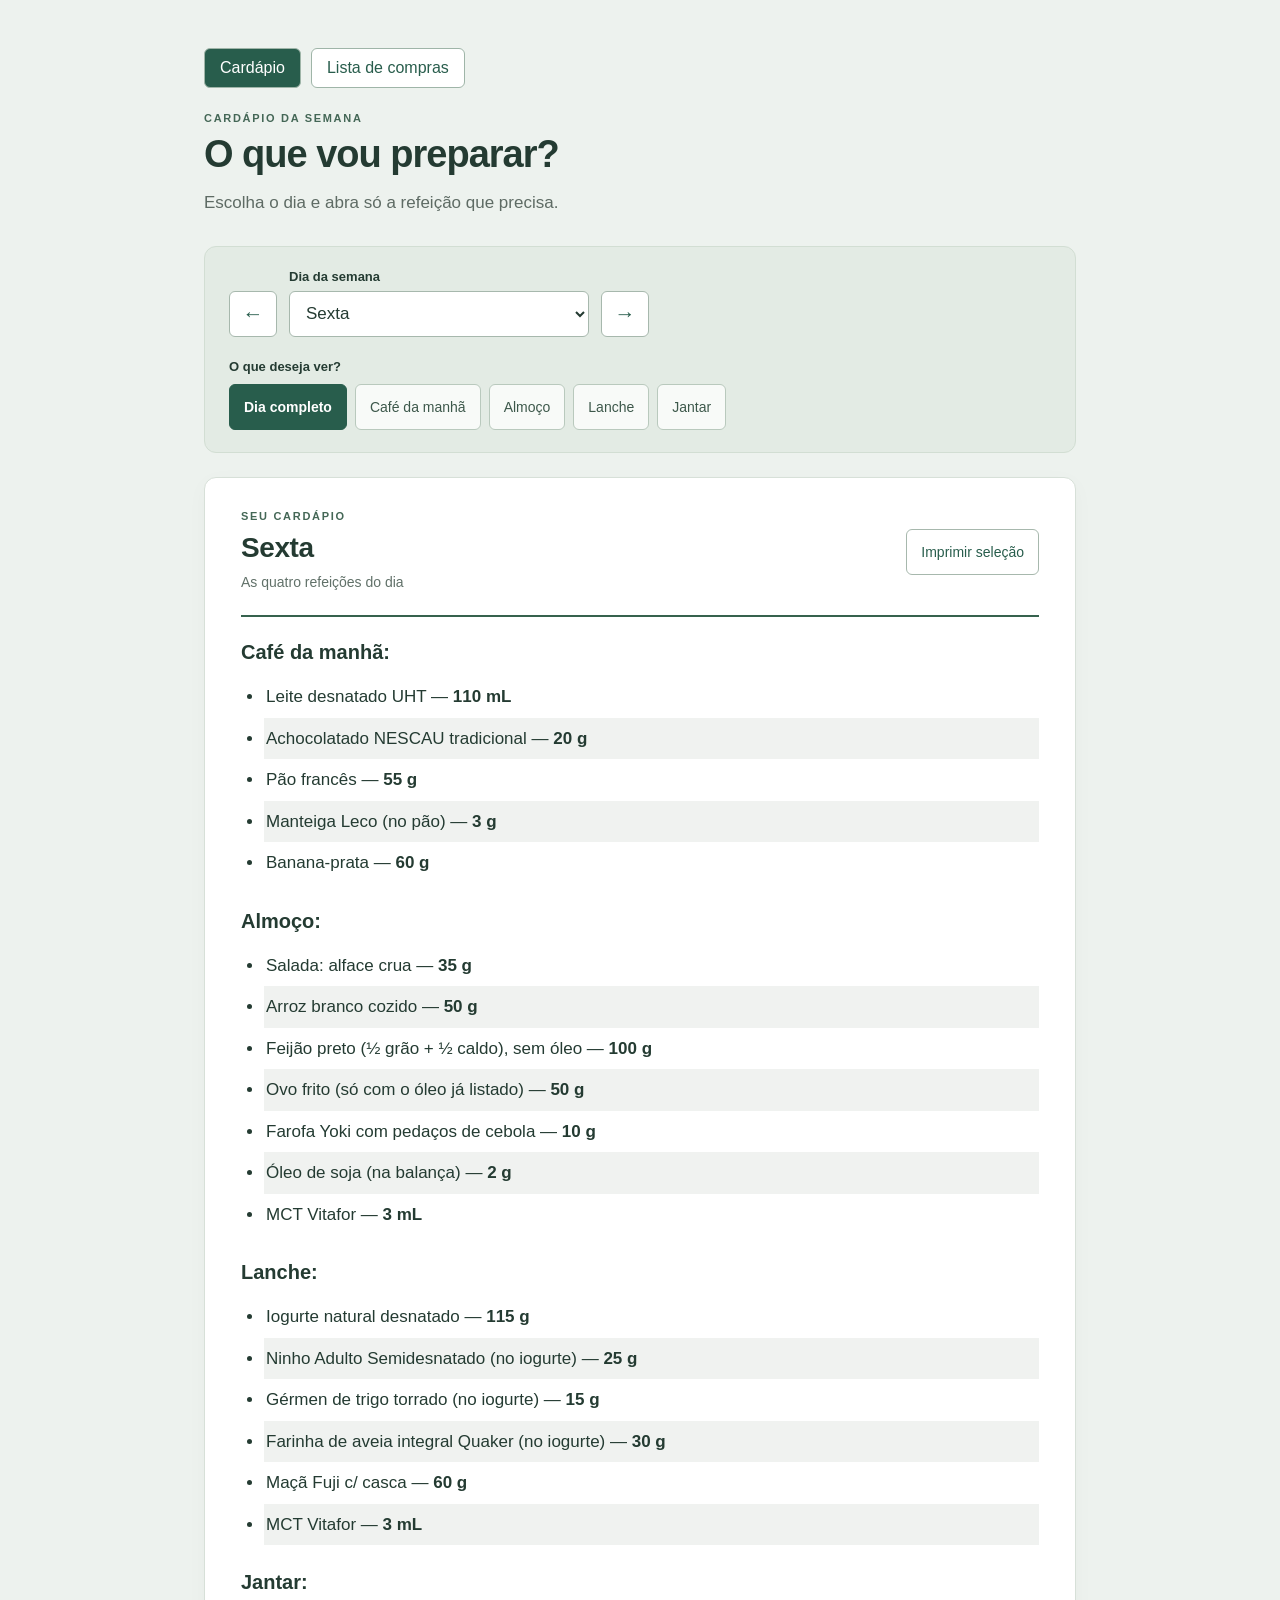
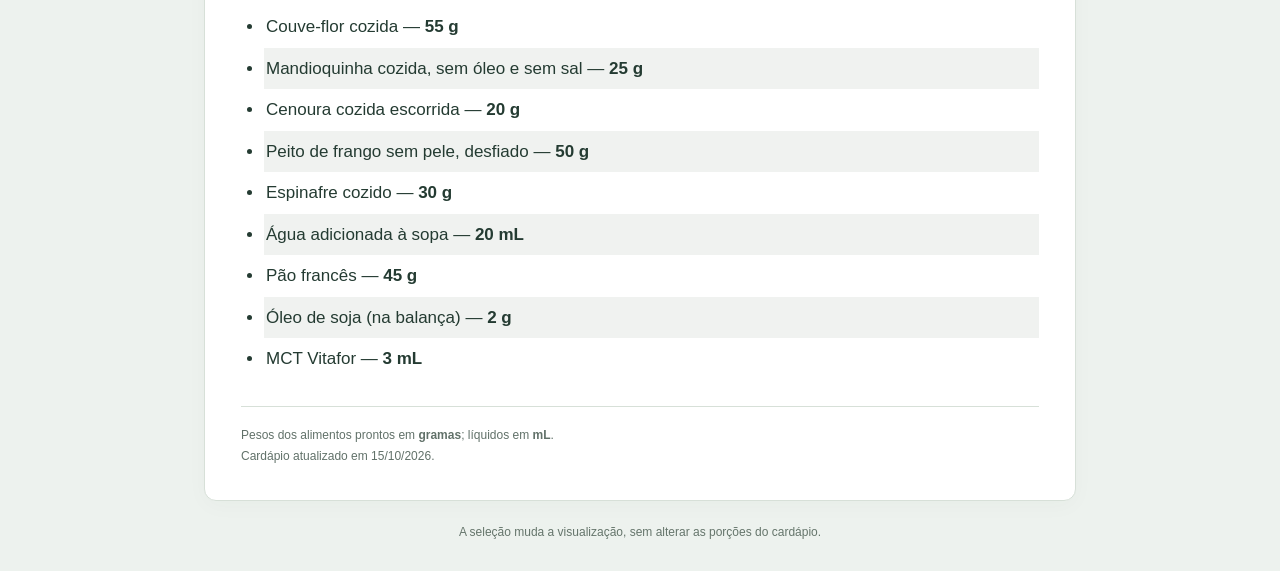
<file: index.html>
<!doctype html>
<html lang="pt-BR">
<head>
  <meta charset="utf-8">
  <meta name="viewport" content="width=device-width, initial-scale=1">
  <meta name="theme-color" content="#285d4c">
  <meta name="description" content="Consulte os alimentos e as porções do cardápio por dia e refeição.">
  <title>Cardápio da semana</title>
  <link rel="icon" type="image/svg+xml" href="./icone.svg">
  <link rel="stylesheet" href="./estilo.css">
  <script src="./cardapio.js" defer></script>
  <script src="./app.js" defer></script>
</head>
<body>
  <main class="app">
    <nav class="app-nav screen-only" aria-label="Seções do aplicativo"><a href="./index.html" aria-current="page">Cardápio</a><a href="./compras.html">Lista de compras</a></nav>
    <header class="intro screen-only">
      <p class="eyebrow">CARDÁPIO DA SEMANA</p>
      <h1>O que vou preparar?</h1>
      <p class="lead">Escolha o dia e abra só a refeição que precisa.</p>
    </header>
    <section class="controls screen-only" aria-label="Escolher o dia e a refeição">
      <div class="day-controls">
        <button id="previous" class="arrow" aria-label="Dia anterior" type="button">←</button>
        <div class="day-field"><label for="day">Dia da semana</label><select id="day"></select></div>
        <button id="next" class="arrow" aria-label="Próximo dia" type="button">→</button>
      </div>
      <fieldset class="meal-controls"><legend>O que deseja ver?</legend><div id="meal-options" class="meal-options"></div></fieldset>
    </section>
    <section class="paper" aria-labelledby="selection-title">
      <header class="selection-heading">
        <div><p class="eyebrow">SEU CARDÁPIO</p><h2 id="selection-title">Carregando cardápio…</h2><p id="selection-info" class="muted"></p></div>
        <button id="print" class="print-button screen-only" type="button">Imprimir seleção</button>
      </header>
      <div id="selection" aria-live="polite"></div>
      <footer class="paper-footer"><p>Pesos dos alimentos prontos em <strong>gramas</strong>; líquidos em <strong>mL</strong>.</p><p id="updated"></p></footer>
    </section>
    <footer class="app-footer screen-only">A seleção muda a visualização, sem alterar as porções do cardápio.</footer>
    <noscript><p class="error">Ative o JavaScript do navegador para escolher o dia e a refeição.</p></noscript>
  </main>
</body>
</html>
</file>
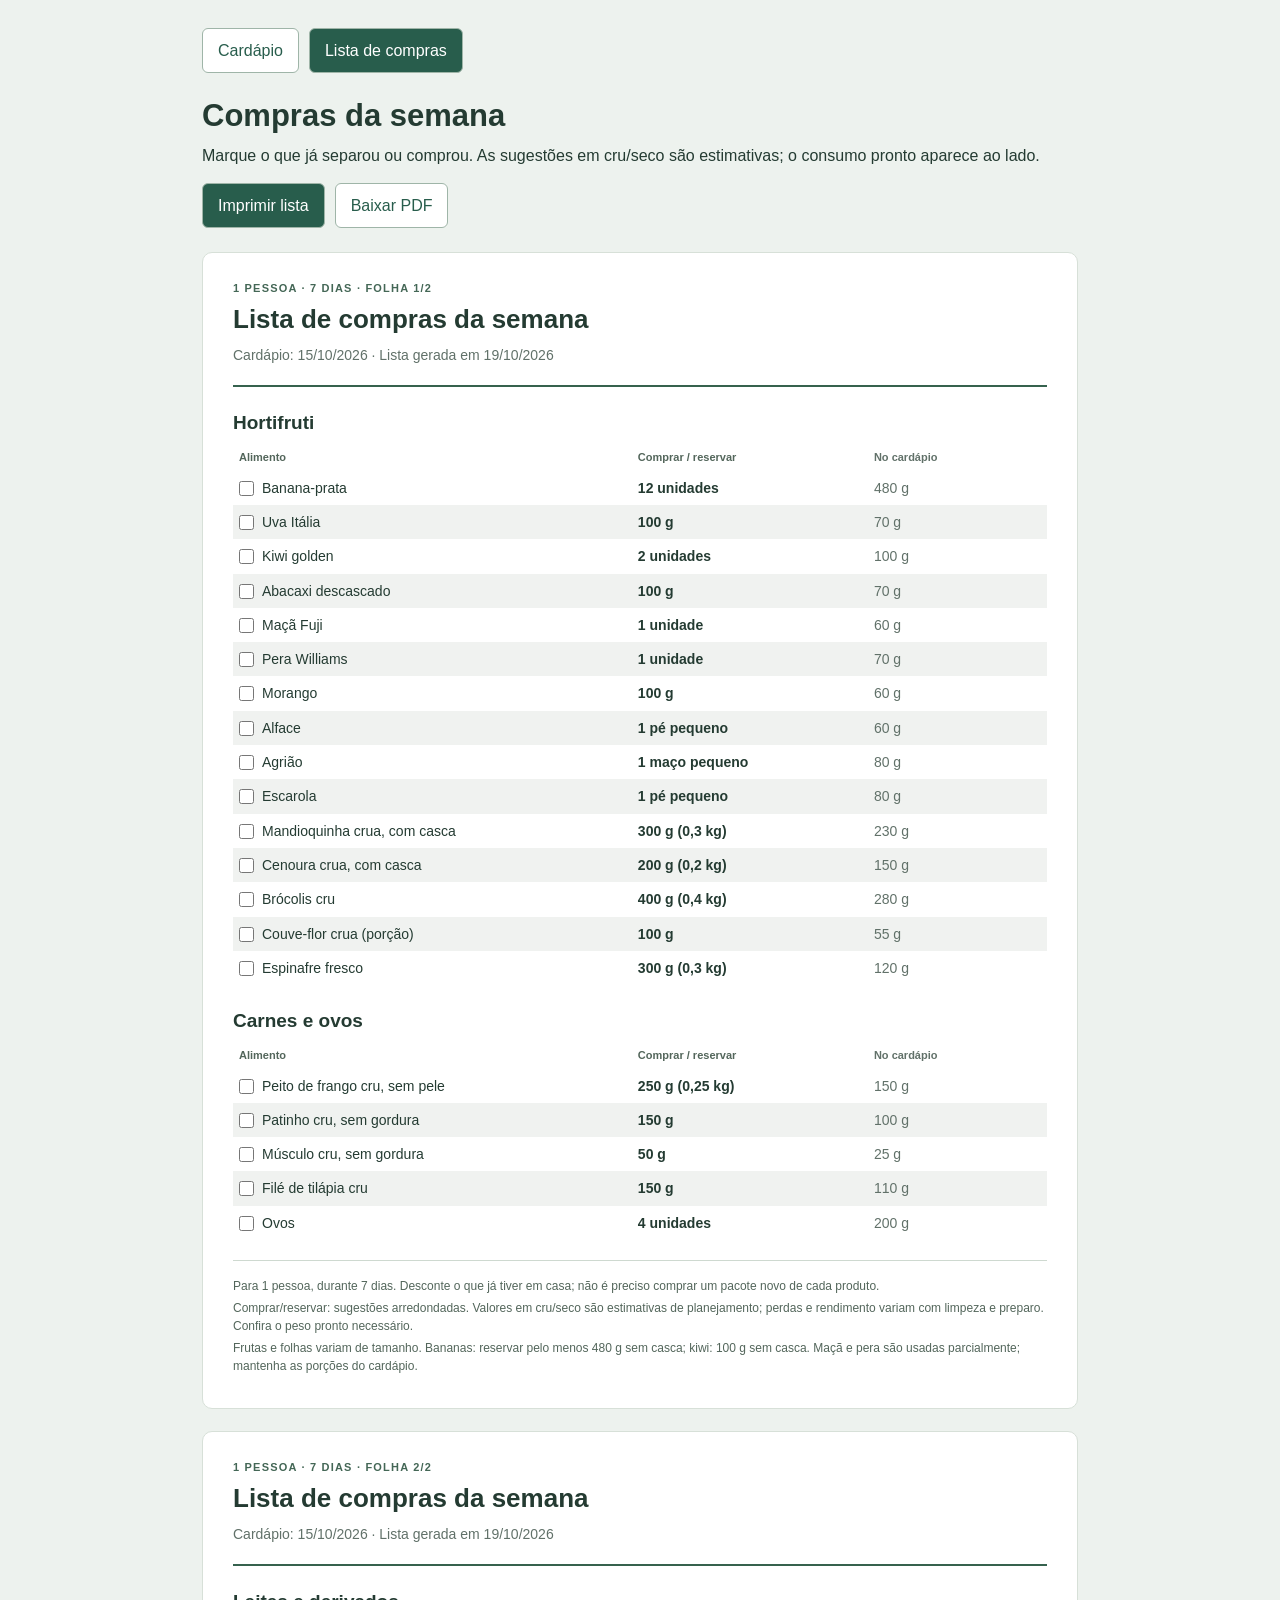
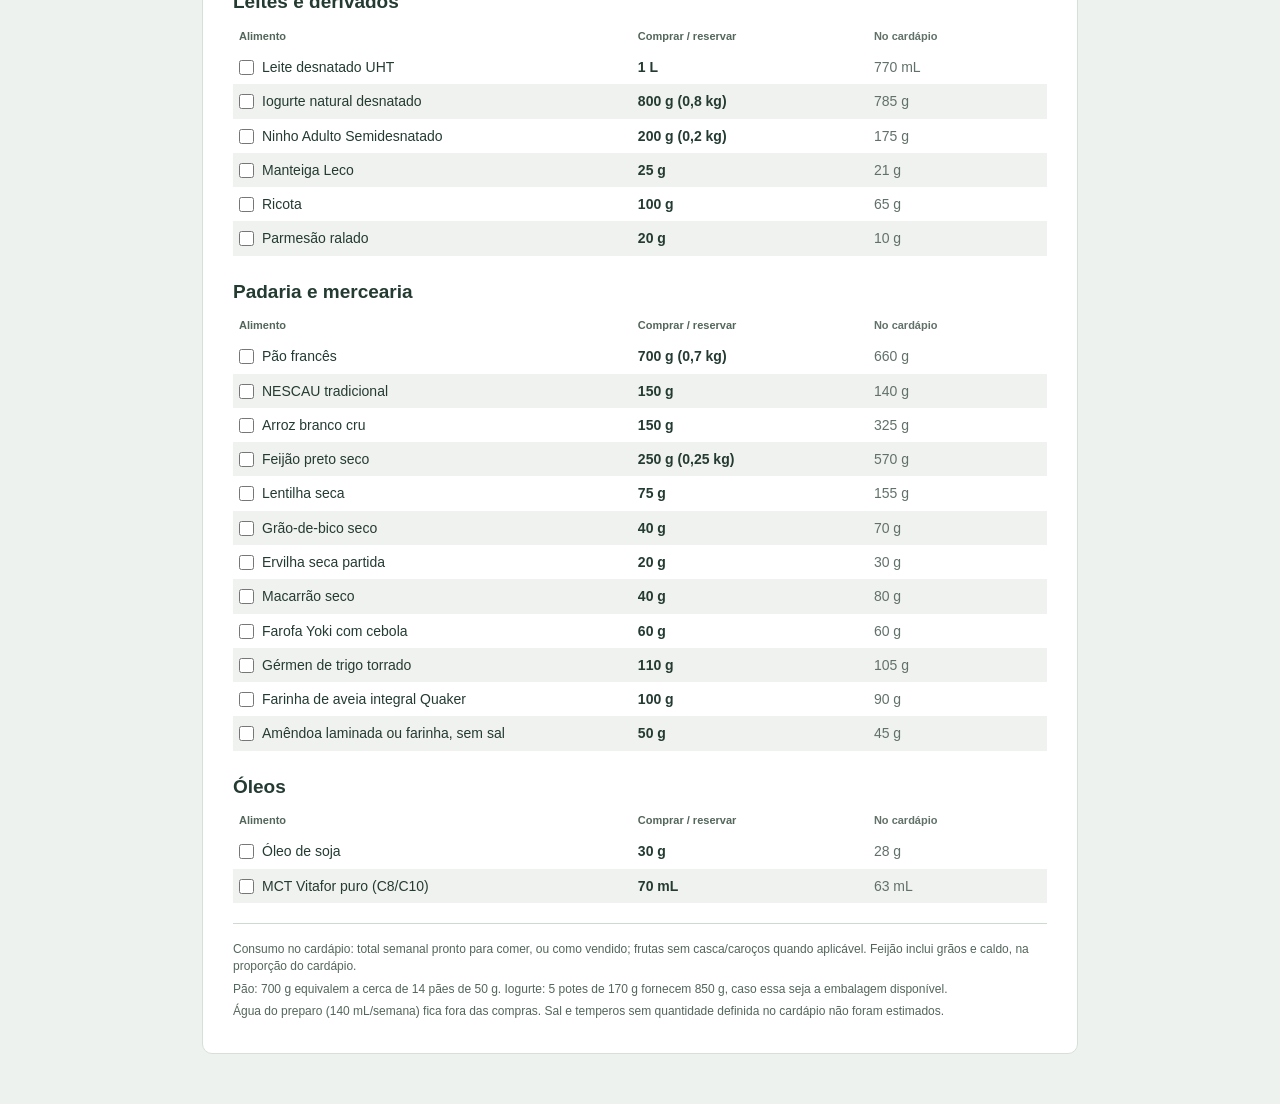
<file: compras.html>
<!doctype html><html lang="pt-BR"><head><meta charset="utf-8"><meta name="viewport" content="width=device-width,initial-scale=1"><meta name="theme-color" content="#285d4c"><title>Compras da semana · 19/10/2026</title><style>
@page{size:A4 portrait;margin:12mm 14mm}*{box-sizing:border-box}body{margin:0;background:#edf2ee;color:#243b32;font:16px/1.45 "Segoe UI",Arial,sans-serif}main{max-width:920px;padding:28px 22px;margin:auto}a{color:#285d4c;text-underline-offset:3px}.app-nav{display:flex;gap:10px;margin-bottom:24px;flex-wrap:wrap}.app-nav a,.actions a,button{font:inherit;display:inline-block;padding:10px 15px;border:1px solid #9fb5a8;border-radius:6px;background:#fff;color:#285d4c;text-decoration:none}.app-nav a[aria-current=page],button{background:#285d4c;color:#fff}button{cursor:pointer}.actions{display:flex;gap:10px;flex-wrap:wrap;margin:15px 0 24px}h1{font-size:31px;margin:0 0 10px;line-height:1.2}h2{font-size:19px;margin:22px 0 8px}.muted{color:#617169;font-size:14px}.sheet{background:#fff;padding:28px 30px;border:1px solid #d7e0d8;border-radius:10px;margin-bottom:22px}.sheet header{border-bottom:2px solid #36624e;padding-bottom:14px;margin-bottom:16px}.eyebrow{font-size:11px;letter-spacing:1.2px;color:#446756;font-weight:700;margin:0 0 7px}p{margin:6px 0}.sheet h1{font-size:26px}table{width:100%;border-collapse:collapse;table-layout:fixed;font-size:14px}th{text-align:left;color:#53665b;font-size:11px;padding:5px 6px}td{padding:7px 6px;vertical-align:top;overflow-wrap:break-word}tbody tr:nth-child(even){background:#f0f2f0}.name{width:49%}.buy{width:29%;font-weight:650}.net{width:22%;color:#617169}label{display:flex;gap:8px;align-items:flex-start}input[type=checkbox]{flex-shrink:0;width:15px;height:15px;margin:3px 0 0;accent-color:#285d4c}label:has(input:checked){text-decoration:line-through;color:#68796e}.notes{font-size:12px;color:#53665b;line-height:1.45;border-top:1px solid #ced9d0;padding-top:12px;margin-top:20px}.notes p{margin:5px 0}a:focus-visible,button:focus-visible,input:focus-visible{outline:3px solid #ae7629;outline-offset:3px}
@media(max-width:600px){main{padding:20px 10px}.sheet{padding:20px 12px}.sheet h1{font-size:24px}table{font-size:13px}td,th{padding:6px 4px}.name{width:45%}.buy{width:32%}.net{width:23%}label{gap:5px}.actions a,button{flex:1;text-align:center}}
@media print{html{print-color-adjust:exact;-webkit-print-color-adjust:exact}body{background:white;font-size:11pt}.screen-only{display:none!important}main{max-width:none;margin:0;padding:0}.sheet{border:0;border-radius:0;padding:0;margin:0;break-after:page}.sheet:last-child{break-after:auto}.sheet header{padding-bottom:2mm;margin-bottom:3mm}.sheet h1{font-size:19pt;margin-bottom:1mm}.eyebrow{font-size:8pt}.muted{font-size:9pt}h2{font-size:12pt;margin:3mm 0 1mm;break-after:avoid}table{font-size:10.5pt;line-height:1.25}th{font-size:8pt;padding:1mm}td{padding:1.2mm 1mm}tr{break-inside:avoid}input[type=checkbox]{appearance:none;border:1px solid #64766a;width:9pt;height:9pt;margin-top:1pt}input:checked:after{content:"✓";font-size:8pt;display:block;line-height:8pt}.notes{font-size:8.5pt;margin-top:3mm;padding-top:2mm;line-height:1.25}.notes p{margin:1mm 0}label:has(input:checked){text-decoration:none}}
</style></head><body><main>
<nav class="app-nav screen-only" aria-label="Seções do aplicativo"><a href="./index.html">Cardápio</a><a href="#" aria-current="page">Lista de compras</a></nav>
<div class="screen-only"><h1>Compras da semana</h1><p>Marque o que já separou ou comprou. As sugestões em cru/seco são estimativas; o consumo pronto aparece ao lado.</p><div class="actions"><button type="button" onclick="window.print()">Imprimir lista</button><a href="Lista_Compras_Semanal_2026-10-19.pdf" download>Baixar PDF</a></div></div>
<article class="sheet"><header><p class="eyebrow">1 PESSOA · 7 DIAS · FOLHA 1/2</p><h1>Lista de compras da semana</h1><p class="muted">Cardápio: 15/10/2026 · Lista gerada em 19/10/2026</p></header><section><h2>Hortifruti</h2><table><thead><tr><th class="name">Alimento</th><th class="buy">Comprar / reservar</th><th class="net">No cardápio</th></tr></thead><tbody><tr data-food="banana_prata"><td><label><input type="checkbox" aria-label="Marcar Banana-prata"><span>Banana-prata</span></label></td><td class="buy">12 unidades</td><td class="net">480 g</td></tr><tr data-food="uva_italia"><td><label><input type="checkbox" aria-label="Marcar Uva Itália"><span>Uva Itália</span></label></td><td class="buy">100 g</td><td class="net">70 g</td></tr><tr data-food="kiwi_golden"><td><label><input type="checkbox" aria-label="Marcar Kiwi golden"><span>Kiwi golden</span></label></td><td class="buy">2 unidades</td><td class="net">100 g</td></tr><tr data-food="abacaxi"><td><label><input type="checkbox" aria-label="Marcar Abacaxi descascado"><span>Abacaxi descascado</span></label></td><td class="buy">100 g</td><td class="net">70 g</td></tr><tr data-food="maca_fuji"><td><label><input type="checkbox" aria-label="Marcar Maçã Fuji"><span>Maçã Fuji</span></label></td><td class="buy">1 unidade</td><td class="net">60 g</td></tr><tr data-food="pera_williams"><td><label><input type="checkbox" aria-label="Marcar Pera Williams"><span>Pera Williams</span></label></td><td class="buy">1 unidade</td><td class="net">70 g</td></tr><tr data-food="morango"><td><label><input type="checkbox" aria-label="Marcar Morango"><span>Morango</span></label></td><td class="buy">100 g</td><td class="net">60 g</td></tr><tr data-food="alface_crua"><td><label><input type="checkbox" aria-label="Marcar Alface"><span>Alface</span></label></td><td class="buy">1 pé pequeno</td><td class="net">60 g</td></tr><tr data-food="agriao_cru"><td><label><input type="checkbox" aria-label="Marcar Agrião"><span>Agrião</span></label></td><td class="buy">1 maço pequeno</td><td class="net">80 g</td></tr><tr data-food="escarola_crua"><td><label><input type="checkbox" aria-label="Marcar Escarola"><span>Escarola</span></label></td><td class="buy">1 pé pequeno</td><td class="net">80 g</td></tr><tr data-food="mandioquinha_cozida"><td><label><input type="checkbox" aria-label="Marcar Mandioquinha crua, com casca"><span>Mandioquinha crua, com casca</span></label></td><td class="buy">300 g (0,3 kg)</td><td class="net">230 g</td></tr><tr data-food="cenoura_cozida"><td><label><input type="checkbox" aria-label="Marcar Cenoura crua, com casca"><span>Cenoura crua, com casca</span></label></td><td class="buy">200 g (0,2 kg)</td><td class="net">150 g</td></tr><tr data-food="brocolis_cozido"><td><label><input type="checkbox" aria-label="Marcar Brócolis cru"><span>Brócolis cru</span></label></td><td class="buy">400 g (0,4 kg)</td><td class="net">280 g</td></tr><tr data-food="couve_flor_cozida"><td><label><input type="checkbox" aria-label="Marcar Couve-flor crua (porção)"><span>Couve-flor crua (porção)</span></label></td><td class="buy">100 g</td><td class="net">55 g</td></tr><tr data-food="espinafre_cozido"><td><label><input type="checkbox" aria-label="Marcar Espinafre fresco"><span>Espinafre fresco</span></label></td><td class="buy">300 g (0,3 kg)</td><td class="net">120 g</td></tr></tbody></table></section><section><h2>Carnes e ovos</h2><table><thead><tr><th class="name">Alimento</th><th class="buy">Comprar / reservar</th><th class="net">No cardápio</th></tr></thead><tbody><tr data-food="frango_peito_grelhado"><td><label><input type="checkbox" aria-label="Marcar Peito de frango cru, sem pele"><span>Peito de frango cru, sem pele</span></label></td><td class="buy">250 g (0,25 kg)</td><td class="net">150 g</td></tr><tr data-food="patinho_grelhado"><td><label><input type="checkbox" aria-label="Marcar Patinho cru, sem gordura"><span>Patinho cru, sem gordura</span></label></td><td class="buy">150 g</td><td class="net">100 g</td></tr><tr data-food="musculo_cozido"><td><label><input type="checkbox" aria-label="Marcar Músculo cru, sem gordura"><span>Músculo cru, sem gordura</span></label></td><td class="buy">50 g</td><td class="net">25 g</td></tr><tr data-food="tilapia_grelhada"><td><label><input type="checkbox" aria-label="Marcar Filé de tilápia cru"><span>Filé de tilápia cru</span></label></td><td class="buy">150 g</td><td class="net">110 g</td></tr><tr data-food="ovo_inteiro_cozido"><td><label><input type="checkbox" aria-label="Marcar Ovos"><span>Ovos</span></label></td><td class="buy">4 unidades</td><td class="net">200 g</td></tr></tbody></table></section><footer class="notes"><p>Para 1 pessoa, durante 7 dias. Desconte o que já tiver em casa; não é preciso comprar um pacote novo de cada produto.</p><p>Comprar/reservar: sugestões arredondadas. Valores em cru/seco são estimativas de planejamento; perdas e rendimento variam com limpeza e preparo. Confira o peso pronto necessário.</p><p>Frutas e folhas variam de tamanho. Bananas: reservar pelo menos 480 g sem casca; kiwi: 100 g sem casca. Maçã e pera são usadas parcialmente; mantenha as porções do cardápio.</p></footer></article><article class="sheet"><header><p class="eyebrow">1 PESSOA · 7 DIAS · FOLHA 2/2</p><h1>Lista de compras da semana</h1><p class="muted">Cardápio: 15/10/2026 · Lista gerada em 19/10/2026</p></header><section><h2>Leites e derivados</h2><table><thead><tr><th class="name">Alimento</th><th class="buy">Comprar / reservar</th><th class="net">No cardápio</th></tr></thead><tbody><tr data-food="leite_desnatado"><td><label><input type="checkbox" aria-label="Marcar Leite desnatado UHT"><span>Leite desnatado UHT</span></label></td><td class="buy">1 L</td><td class="net">770 mL</td></tr><tr data-food="iogurte_natural_desnatado"><td><label><input type="checkbox" aria-label="Marcar Iogurte natural desnatado"><span>Iogurte natural desnatado</span></label></td><td class="buy">800 g (0,8 kg)</td><td class="net">785 g</td></tr><tr data-food="ninho_adulto_semidesnatado"><td><label><input type="checkbox" aria-label="Marcar Ninho Adulto Semidesnatado"><span>Ninho Adulto Semidesnatado</span></label></td><td class="buy">200 g (0,2 kg)</td><td class="net">175 g</td></tr><tr data-food="manteiga_leco"><td><label><input type="checkbox" aria-label="Marcar Manteiga Leco"><span>Manteiga Leco</span></label></td><td class="buy">25 g</td><td class="net">21 g</td></tr><tr data-food="ricota"><td><label><input type="checkbox" aria-label="Marcar Ricota"><span>Ricota</span></label></td><td class="buy">100 g</td><td class="net">65 g</td></tr><tr data-food="parmesao"><td><label><input type="checkbox" aria-label="Marcar Parmesão ralado"><span>Parmesão ralado</span></label></td><td class="buy">20 g</td><td class="net">10 g</td></tr></tbody></table></section><section><h2>Padaria e mercearia</h2><table><thead><tr><th class="name">Alimento</th><th class="buy">Comprar / reservar</th><th class="net">No cardápio</th></tr></thead><tbody><tr data-food="pao_frances"><td><label><input type="checkbox" aria-label="Marcar Pão francês"><span>Pão francês</span></label></td><td class="buy">700 g (0,7 kg)</td><td class="net">660 g</td></tr><tr data-food="nescau_po"><td><label><input type="checkbox" aria-label="Marcar NESCAU tradicional"><span>NESCAU tradicional</span></label></td><td class="buy">150 g</td><td class="net">140 g</td></tr><tr data-food="arroz_branco_cozido"><td><label><input type="checkbox" aria-label="Marcar Arroz branco cru"><span>Arroz branco cru</span></label></td><td class="buy">150 g</td><td class="net">325 g</td></tr><tr data-food="feijao_preto_caldo"><td><label><input type="checkbox" aria-label="Marcar Feijão preto seco"><span>Feijão preto seco</span></label></td><td class="buy">250 g (0,25 kg)</td><td class="net">570 g</td></tr><tr data-food="lentilha_cozida"><td><label><input type="checkbox" aria-label="Marcar Lentilha seca"><span>Lentilha seca</span></label></td><td class="buy">75 g</td><td class="net">155 g</td></tr><tr data-food="grao_bico_cozido"><td><label><input type="checkbox" aria-label="Marcar Grão-de-bico seco"><span>Grão-de-bico seco</span></label></td><td class="buy">40 g</td><td class="net">70 g</td></tr><tr data-food="ervilha_partida_cozida"><td><label><input type="checkbox" aria-label="Marcar Ervilha seca partida"><span>Ervilha seca partida</span></label></td><td class="buy">20 g</td><td class="net">30 g</td></tr><tr data-food="macarrao_cozido"><td><label><input type="checkbox" aria-label="Marcar Macarrão seco"><span>Macarrão seco</span></label></td><td class="buy">40 g</td><td class="net">80 g</td></tr><tr data-food="farofa_yoki_cebola"><td><label><input type="checkbox" aria-label="Marcar Farofa Yoki com cebola"><span>Farofa Yoki com cebola</span></label></td><td class="buy">60 g</td><td class="net">60 g</td></tr><tr data-food="germen_trigo_torrado"><td><label><input type="checkbox" aria-label="Marcar Gérmen de trigo torrado"><span>Gérmen de trigo torrado</span></label></td><td class="buy">110 g</td><td class="net">105 g</td></tr><tr data-food="farinha_aveia_quaker"><td><label><input type="checkbox" aria-label="Marcar Farinha de aveia integral Quaker"><span>Farinha de aveia integral Quaker</span></label></td><td class="buy">100 g</td><td class="net">90 g</td></tr><tr data-food="amendoa"><td><label><input type="checkbox" aria-label="Marcar Amêndoa laminada ou farinha, sem sal"><span>Amêndoa laminada ou farinha, sem sal</span></label></td><td class="buy">50 g</td><td class="net">45 g</td></tr></tbody></table></section><section><h2>Óleos</h2><table><thead><tr><th class="name">Alimento</th><th class="buy">Comprar / reservar</th><th class="net">No cardápio</th></tr></thead><tbody><tr data-food="oleo_soja"><td><label><input type="checkbox" aria-label="Marcar Óleo de soja"><span>Óleo de soja</span></label></td><td class="buy">30 g</td><td class="net">28 g</td></tr><tr data-food="tcm_puro"><td><label><input type="checkbox" aria-label="Marcar MCT Vitafor puro (C8/C10)"><span>MCT Vitafor puro (C8/C10)</span></label></td><td class="buy">70 mL</td><td class="net">63 mL</td></tr></tbody></table></section><footer class="notes"><p>Consumo no cardápio: total semanal pronto para comer, ou como vendido; frutas sem casca/caroços quando aplicável. Feijão inclui grãos e caldo, na proporção do cardápio.</p><p>Pão: 700 g equivalem a cerca de 14 pães de 50 g. Iogurte: 5 potes de 170 g fornecem 850 g, caso essa seja a embalagem disponível.</p><p>Água do preparo (140 mL/semana) fica fora das compras. Sal e temperos sem quantidade definida no cardápio não foram estimados.</p></footer></article></main></body></html>
</file>
<file: estilo.css>
:root{font-family:"Segoe UI",Arial,sans-serif;color:#243b32;background:#edf2ee;font-synthesis:none;color-scheme:light}
*{box-sizing:border-box}body{margin:0}button,select{font:inherit}button,select{min-height:46px}button{cursor:pointer}button:focus-visible,select:focus-visible{outline:3px solid #ae7629;outline-offset:4px}
.app{max-width:920px;margin:0 auto;padding:48px 24px 30px}.intro{margin-bottom:30px}.eyebrow{font-size:11px;font-weight:750;letter-spacing:1.7px;color:#446756;margin:0 0 9px}h1{font-size:38px;font-weight:700;letter-spacing:-1px;line-height:1.15;margin:0 0 12px}.lead{font-size:17px;color:#5e6b64;margin:0;line-height:1.6}
.controls{background:#e3ebe4;border:1px solid #d2ded3;border-radius:12px;padding:22px 24px;margin-bottom:24px}.day-controls{display:flex;align-items:end;gap:12px;max-width:420px}.day-field{flex:1;min-width:0;display:flex;flex-direction:column;gap:7px}.day-controls label{font-size:13px;font-weight:650}select{background:white;color:#243b32;border:1px solid #a7b8ad;border-radius:6px;width:100%;padding:9px 12px;font-size:17px}.arrow{width:48px;flex-shrink:0;background:white;border:1px solid #a7b8ad;border-radius:6px;color:#285d4c;font-size:21px}
fieldset{margin:22px 0 0;padding:0;border:0;min-width:0}legend{font-size:13px;font-weight:650;margin-bottom:10px;padding:0}.meal-options{display:flex;flex-wrap:wrap;gap:8px}.meal-options button{background:#f8faf8;color:#3d584b;border:1px solid #b9c9bd;border-radius:6px;padding:10px 14px;font-size:14px}.meal-options button[aria-pressed="true"]{background:#285d4c;color:white;border-color:#285d4c;font-weight:650}.meal-options button:hover:not([aria-pressed="true"]),.arrow:hover{background:#f0f5ec}
.paper{background:#fff;border:1px solid #d7e0d8;border-radius:12px;padding:32px 36px;box-shadow:0 5px 22px #1d432907}.selection-heading{display:flex;align-items:center;justify-content:space-between;gap:18px;border-bottom:2px solid #36624e;padding-bottom:22px;margin-bottom:24px}h2{font-size:28px;line-height:1.2;letter-spacing:-.4px;margin:0 0 8px}.muted{font-size:14px;color:#617169;margin:0;line-height:1.5}.print-button{background:white;border:1px solid #a7b8ad;color:#285d4c;padding:10px 14px;border-radius:6px;font-size:14px;flex-shrink:0}.meal{margin-bottom:26px}.meal:last-child{margin-bottom:0}.meal h3{font-size:20px;margin:0 0 12px;color:#243b32}.items{padding-left:23px;margin:0;font-size:17px;line-height:1.5}.items li{padding:8px 9px 8px 2px;break-inside:avoid}.items li:nth-child(even){background:#f0f2f0}.items strong{font-weight:700;white-space:nowrap}.paper-footer{border-top:1px solid #d7e0d8;margin-top:26px;padding-top:16px;font-size:12px;color:#617169;line-height:1.5}.paper-footer p{margin:3px 0}.app-footer{text-align:center;color:#65756b;font-size:12px;margin-top:22px;line-height:1.5}.error{padding:16px;background:#fff0df;border:1px solid #d9a766}
@media(max-width:600px){.app{padding:28px 14px 22px}h1{font-size:31px}.lead{font-size:16px}.controls{padding:18px 14px}.day-controls{max-width:none}.meal-options{gap:7px}.meal-options button{flex:1 1 125px}.paper{padding:24px 18px}.selection-heading{align-items:flex-start;flex-direction:column;gap:13px}h2{font-size:26px}.print-button{width:100%}.items{font-size:16px;padding-left:19px}.items li{padding:8px 5px 8px 1px}.meal h3{font-size:19px}}
@page{size:A4 portrait;margin:12mm 14mm}
@media print{html{print-color-adjust:exact;-webkit-print-color-adjust:exact}body{background:white;color:#222;font-size:12pt}.screen-only{display:none!important}.app{max-width:none;padding:0}.paper{border:0;box-shadow:none;border-radius:0;padding:0}.selection-heading{display:block;margin-bottom:3mm;padding-bottom:3mm}.selection-heading h2{font-size:20pt;margin:0 0 1mm}.eyebrow{font-size:8pt;margin-bottom:1mm}.muted{font-size:10pt}.meal{margin:3mm 0;break-inside:avoid}.meal h3{font-size:14pt;margin:0 0 1mm}.items{font-size:12pt;line-height:1.25;padding-left:5mm}.items li{padding:.4mm 1mm}.paper-footer{font-size:9pt;margin-top:4mm;padding-top:2mm}.paper-footer p{margin:0}}

.app-nav{display:flex;gap:10px;flex-wrap:wrap;margin-bottom:24px}.app-nav a{display:inline-block;color:#285d4c;background:white;text-decoration:none;border:1px solid #9fb5a8;border-radius:6px;padding:10px 15px}.app-nav a[aria-current=page]{background:#285d4c;color:#fff}.app-nav a:focus-visible{outline:3px solid #ae7629;outline-offset:3px}
</file>
